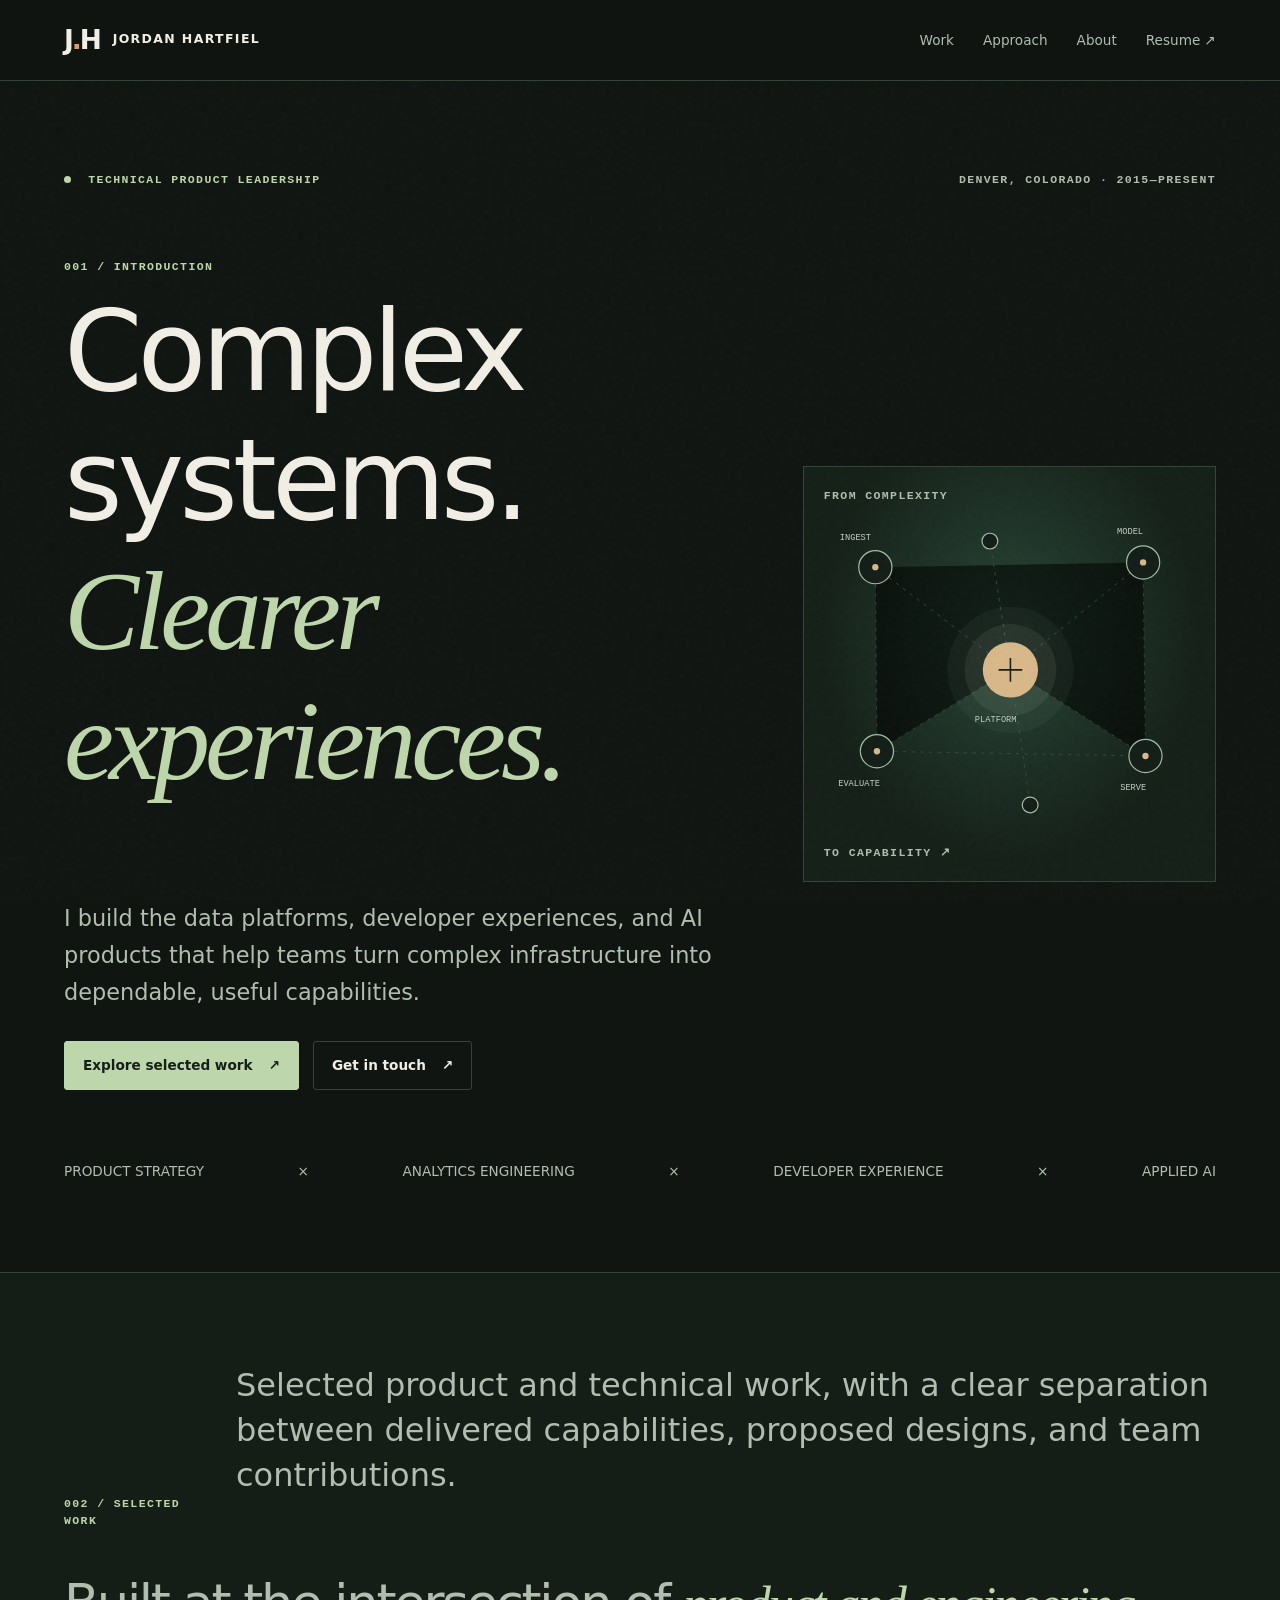
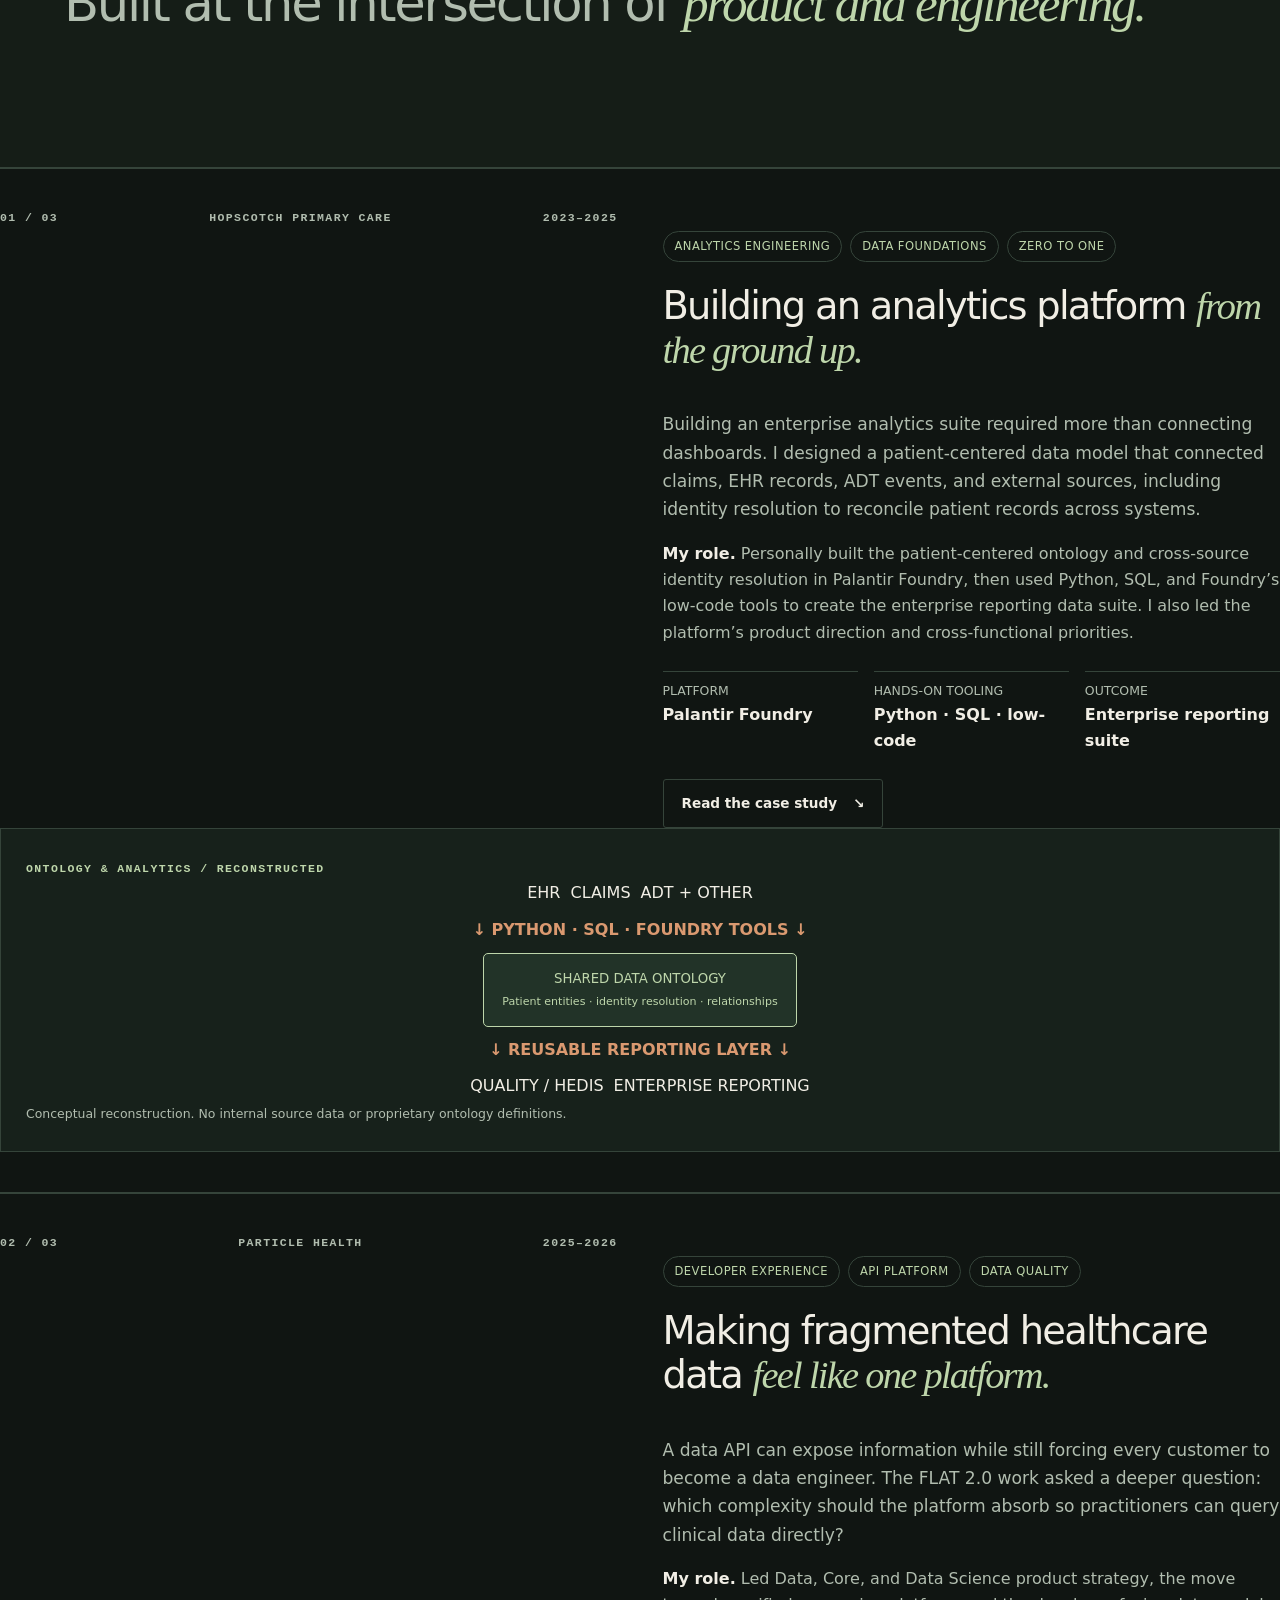
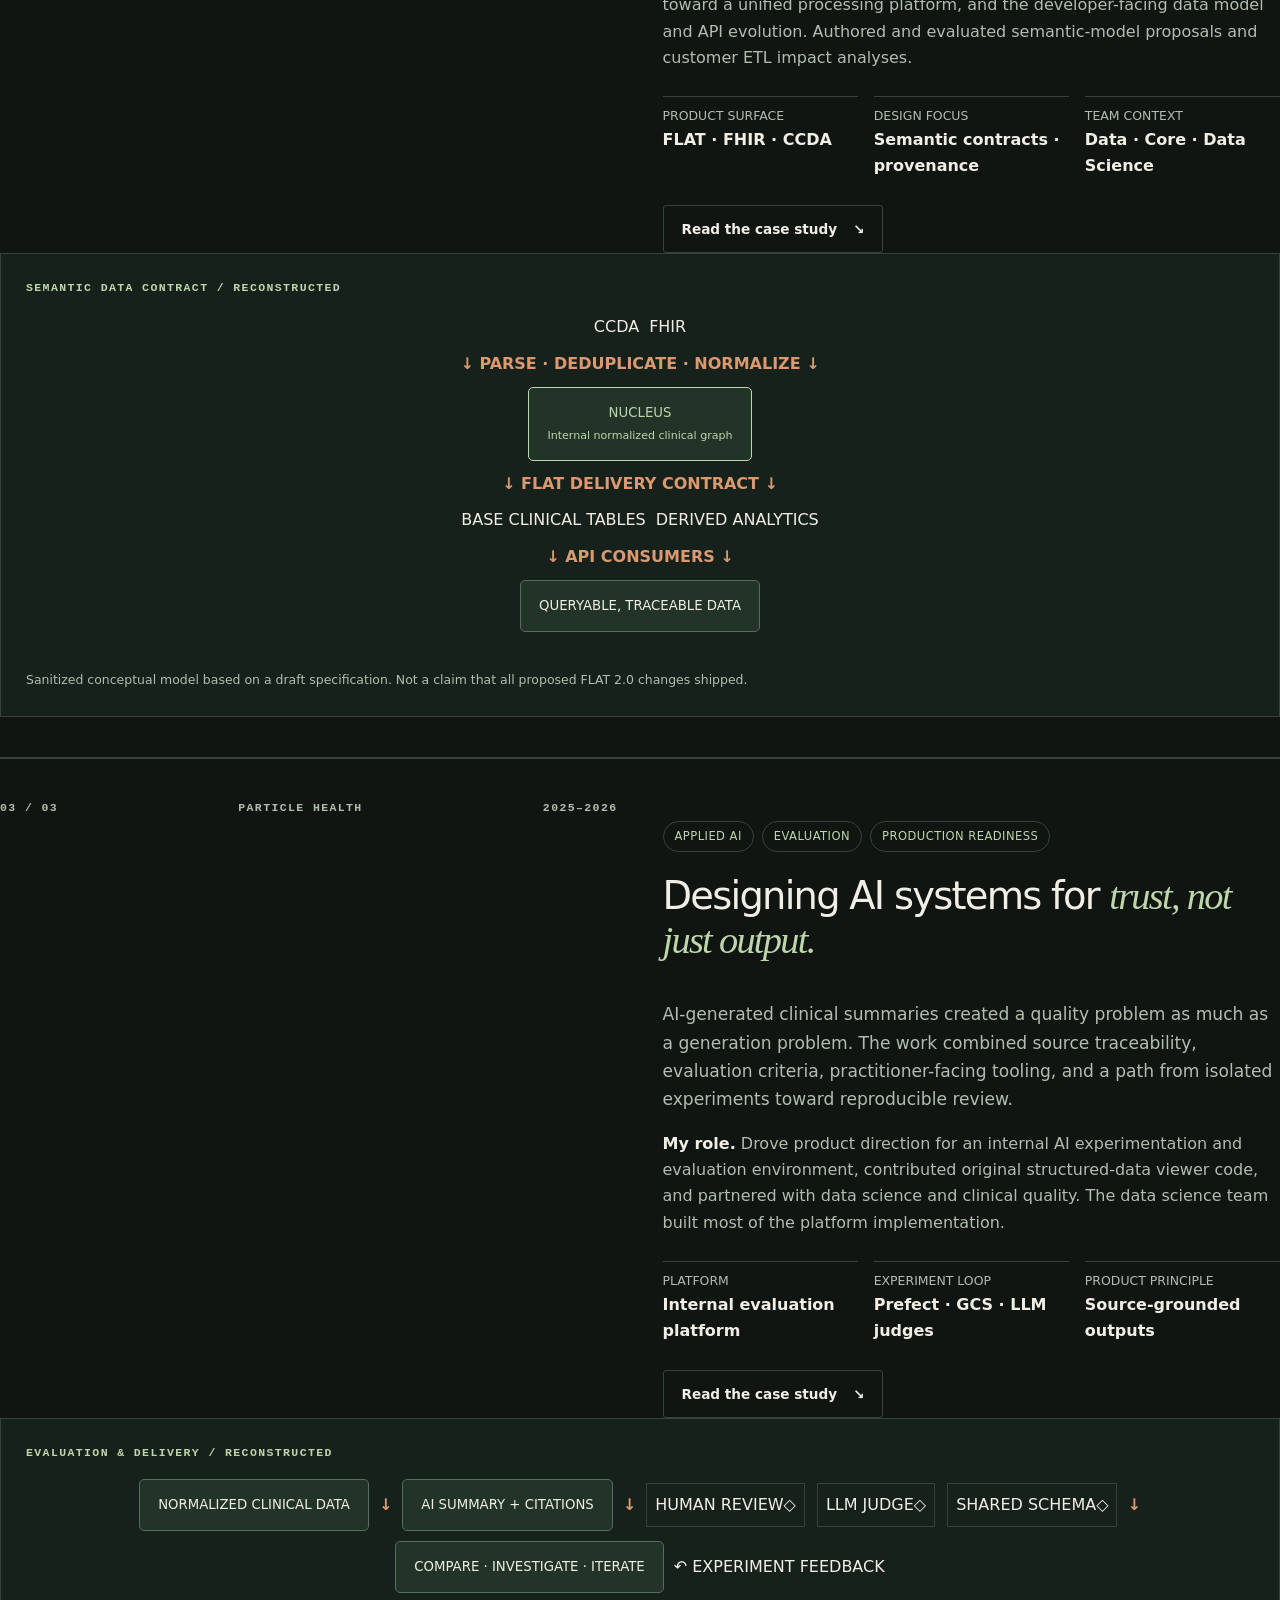
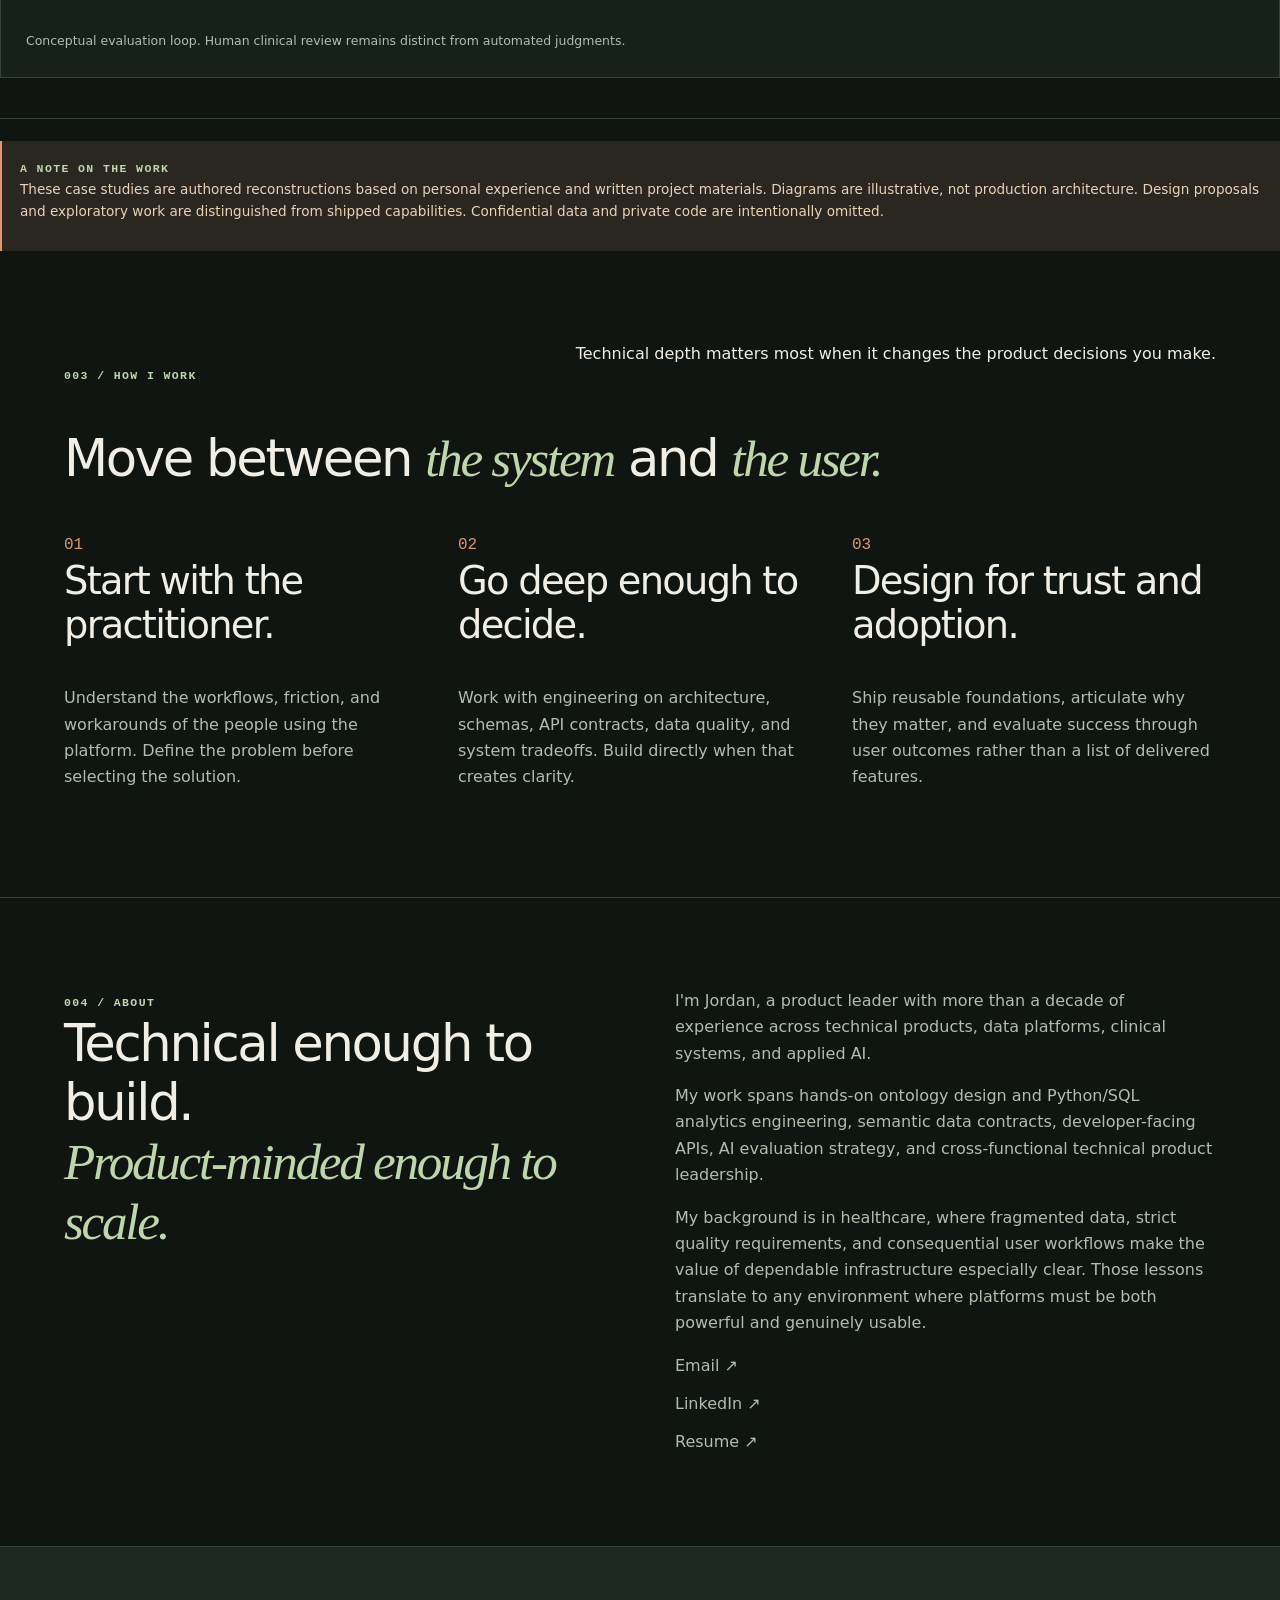
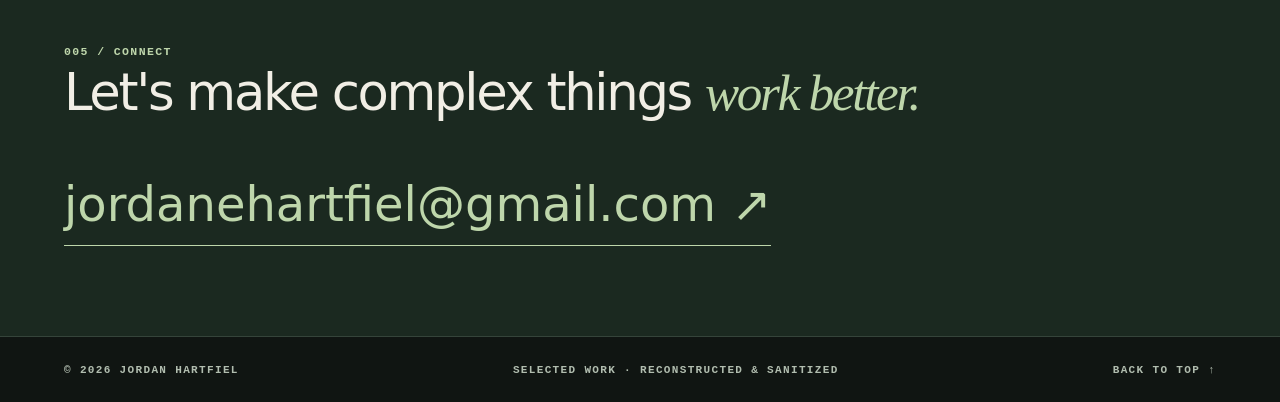
<file: index.html>
<!DOCTYPE html>

<html lang="en">
<head>
<meta charset="utf-8"/>
<meta content="width=device-width, initial-scale=1" name="viewport"/>
<meta content="Jordan Hartfiel: technical product portfolio featuring Palantir Foundry ontology design, semantic data platforms, developer experiences, and AI evaluation." name="description"/>
<meta content="#101512" name="theme-color"/>
<title>Jordan Hartfiel · Data Platforms &amp; Technical Product</title>
<link href="styles.css" rel="stylesheet"/>
</head>
<body>
<div aria-hidden="true" class="grain"></div>
<header class="site-header">
<a aria-label="Jordan Hartfiel, home" class="wordmark" href="#home"><span class="glyph">J<span class="glyph-dot">.</span>H</span><span class="wordmark-name">JORDAN HARTFIEL</span></a>
<nav aria-label="Primary navigation" class="desktop-nav"><a href="#work">Work</a><a href="#approach">Approach</a><a href="#about">About</a><a href="https://www.linkedin.com/in/jordan-hartfiel/" rel="noopener" target="_blank">Resume ↗</a></nav>
<button aria-controls="mobile-nav" aria-expanded="false" aria-label="Toggle navigation" class="mobile-menu-toggle">Menu <span aria-hidden="true">☰</span></button>
<nav aria-label="Mobile navigation" class="mobile-nav" hidden="" id="mobile-nav"><a href="#work">Work</a><a href="#approach">Approach</a><a href="#about">About</a><a href="https://www.linkedin.com/in/jordan-hartfiel/" rel="noopener" target="_blank">Resume ↗</a></nav>
</header>
<main>
<section aria-labelledby="hero-heading" class="hero" id="home">
<div class="hero-top"><span class="eyebrow"><span class="pulse"></span> TECHNICAL PRODUCT LEADERSHIP</span><span class="micro">DENVER, COLORADO · 2015—PRESENT</span></div>
<div class="hero-main"><div class="hero-copy"><p class="section-index">001 / INTRODUCTION</p><h1 id="hero-heading">Complex systems.<br/><em>Clearer experiences.</em></h1><p class="hero-deck">I build the data platforms, developer experiences, and AI products that help teams turn complex infrastructure into dependable, useful capabilities.</p><div class="hero-actions"><a class="button button-primary" href="#work">Explore selected work <span aria-hidden="true">↗</span></a><a class="button button-ghost" href="mailto:jordanehartfiel@gmail.com">Get in touch <span aria-hidden="true">↗</span></a></div></div><div aria-label="Abstract architecture visualization: connected data nodes flow through a central platform into useful outcomes" class="hero-art" role="img"><div class="art-label top">FROM COMPLEXITY</div><svg aria-hidden="true" class="network-svg" viewbox="0 0 470 430"><defs><lineargradient id="linegrad" x1="0" x2="1" y1="0" y2="1"><stop stop-color="#8da896"></stop><stop offset="1" stop-color="#ddaf74"></stop></lineargradient></defs><g opacity=".55" stroke="#566e61" stroke-width="1"><path d="M65 80L236 210L404 74M65 80L67 313L236 210L407 319L404 74M67 313L407 319M236 210L210 47M236 210L261 381" stroke-dasharray="4 7"></path></g><g fill="#141e18" stroke="#a0bda4" stroke-width="1.5"><circle cx="65" cy="80" r="21"></circle><circle cx="404" cy="74" r="21"></circle><circle cx="67" cy="313" r="21"></circle><circle cx="407" cy="319" r="21"></circle><circle cx="210" cy="47" r="10"></circle><circle cx="261" cy="381" r="10"></circle></g><circle cx="236" cy="210" fill="#a7b69c" opacity=".055" r="80"></circle><circle cx="236" cy="210" fill="#a7b69c" opacity=".1" r="58"></circle><circle cx="236" cy="210" fill="#d8b889" r="35"></circle><path d="M221 210h30m-15-15v30" stroke="#172018" stroke-width="2"></path><g fill="#d8b889"><circle cx="65" cy="80" r="4"></circle><circle cx="404" cy="74" r="4"></circle><circle cx="67" cy="313" r="4"></circle><circle cx="407" cy="319" r="4"></circle></g><g fill="#c4d0c4" font-family="monospace" font-size="11"><text x="20" y="45">INGEST</text><text x="371" y="38">MODEL</text><text x="18" y="357">EVALUATE</text><text x="375" y="362">SERVE</text><text x="191" y="276">PLATFORM</text></g></svg><div class="art-label bottom">TO CAPABILITY <span aria-hidden="true">↗</span></div></div></div>
<div class="hero-footer"><span>PRODUCT STRATEGY</span><span class="footer-cross">×</span><span>ANALYTICS ENGINEERING</span><span class="footer-cross">×</span><span>DEVELOPER EXPERIENCE</span><span class="footer-cross">×</span><span>APPLIED AI</span></div>
</section>
<section class="intro strip" id="work"><div class="section-head"><span class="section-index">002 / SELECTED WORK</span><p>Selected product and technical work, with a clear separation between delivered capabilities, proposed designs, and team contributions.</p></div><h2>Built at the intersection of <em>product and engineering.</em></h2></section>
<section aria-labelledby="hopscotch-title" class="project" id="hopscotch"><div class="project-main"><div class="project-meta"><span class="project-number">01 / 03</span><span>HOPSCOTCH PRIMARY CARE</span><span>2023–2025</span></div><div class="project-copy"><div class="tags"><span>ANALYTICS ENGINEERING</span><span>DATA FOUNDATIONS</span><span>ZERO TO ONE</span></div><h3 id="hopscotch-title">Building an analytics platform <em>from the ground up.</em></h3><p class="project-lead">Building an enterprise analytics suite required more than connecting dashboards. I designed a patient-centered data model that connected claims, EHR records, ADT events, and external sources, including identity resolution to reconcile patient records across systems.</p><p><strong>My role.</strong> Personally built the patient-centered ontology and cross-source identity resolution in Palantir Foundry, then used Python, SQL, and Foundry’s low-code tools to create the enterprise reporting data suite. I also led the platform’s product direction and cross-functional priorities.</p><div class="project-facts"><div><span class="fact-title">PLATFORM</span><strong>Palantir Foundry</strong></div><div><span class="fact-title">HANDS-ON TOOLING</span><strong>Python · SQL · low-code</strong></div><div><span class="fact-title">OUTCOME</span><strong>Enterprise reporting suite</strong></div></div><button aria-controls="detail-hopscotch" aria-expanded="false" class="expand-button" type="button">Read the case study <span aria-hidden="true">↘</span></button></div></div><div aria-label="Sanitized conceptual system design based on portfolio documentation" class="visual-panel architecture"><span class="diagram-kicker">ONTOLOGY &amp; ANALYTICS / RECONSTRUCTED</span><div class="diagram-stack"><div class="diagram-row three"><span>EHR</span><span>CLAIMS</span><span>ADT + OTHER</span></div><div class="diagram-join">↓ <span>PYTHON · SQL · FOUNDRY TOOLS</span> ↓</div><div class="diagram-block emphasize">SHARED DATA ONTOLOGY<br/><small>Patient entities · identity resolution · relationships</small></div><div class="diagram-join">↓ <span>REUSABLE REPORTING LAYER</span> ↓</div><div class="diagram-row two"><span>QUALITY / HEDIS</span><span>ENTERPRISE REPORTING</span></div></div><span class="diagram-note">Conceptual reconstruction. No internal source data or proprietary ontology definitions.</span></div><div class="project-detail" hidden="" id="detail-hopscotch"><div class="detail-grid"><div><span class="detail-label">THE PRACTITIONER PROBLEM</span><p>Claims, clinical records, ADT events, and external sources did not inherently share a single patient identity or consistent meaning. The platform needed to resolve records across sources into a coherent, patient-centered model before downstream reporting could be trusted.</p></div><div><span class="detail-label">WHAT I BUILT</span><p>I built the patient-centered ontology and identity-resolution relationships across sources in Palantir Foundry, then used Python, SQL, and its low-code development environment to create an enterprise reporting suite. The work combined data semantics, transformation logic and usable analytics experiences.</p></div><div><span class="detail-label">PRODUCT + TECHNICAL JUDGMENT</span><p>The foundational choice was to reconcile patient identity and establish common entity relationships upstream, rather than reproduce source-specific matching and definitions in isolated dashboards. This made the patient, rather than any single source system, the organizing concept.</p></div><div><span class="detail-label">OUTCOME</span><p>The resulting reporting suite supported enterprise quality and performance reporting. Related work included a HEDIS-based quality engine and risk-adjustment pipeline. The repo includes diagnostic quality and coverage analyses, but no verified before-and-after improvement directly attributable to this reporting suite.</p></div></div><div class="verification">Evidence: details confirmed directly by Jordan and supported by the provided resume. A sanitized ontology example or representative SQL/Python transformation would strengthen this case study.</div></div></section>
<section aria-labelledby="particle-title" class="project" id="particle"><div class="project-main"><div class="project-meta"><span class="project-number">02 / 03</span><span>PARTICLE HEALTH</span><span>2025–2026</span></div><div class="project-copy"><div class="tags"><span>DEVELOPER EXPERIENCE</span><span>API PLATFORM</span><span>DATA QUALITY</span></div><h3 id="particle-title">Making fragmented healthcare data <em>feel like one platform.</em></h3><p class="project-lead">A data API can expose information while still forcing every customer to become a data engineer. The FLAT 2.0 work asked a deeper question: which complexity should the platform absorb so practitioners can query clinical data directly?</p><p><strong>My role.</strong> Led Data, Core, and Data Science product strategy, the move toward a unified processing platform, and the developer-facing data model and API evolution. Authored and evaluated semantic-model proposals and customer ETL impact analyses.</p><div class="project-facts"><div><span class="fact-title">PRODUCT SURFACE</span><strong>FLAT · FHIR · CCDA</strong></div><div><span class="fact-title">DESIGN FOCUS</span><strong>Semantic contracts · provenance</strong></div><div><span class="fact-title">TEAM CONTEXT</span><strong>Data · Core · Data Science</strong></div></div><button aria-controls="detail-particle" aria-expanded="false" class="expand-button" type="button">Read the case study <span aria-hidden="true">↘</span></button></div></div><div aria-label="Sanitized conceptual system design based on portfolio documentation" class="visual-panel api-visual"><span class="diagram-kicker">SEMANTIC DATA CONTRACT / RECONSTRUCTED</span><div class="diagram-stack"><div class="diagram-row two"><span>CCDA</span><span>FHIR</span></div><div class="diagram-join">↓ <span>PARSE · DEDUPLICATE · NORMALIZE</span> ↓</div><div class="diagram-block emphasize">NUCLEUS<br/><small>Internal normalized clinical graph</small></div><div class="diagram-join">↓ <span>FLAT DELIVERY CONTRACT</span> ↓</div><div class="diagram-row two"><span>BASE CLINICAL TABLES</span><span>DERIVED ANALYTICS</span></div><div class="diagram-join">↓ <span>API CONSUMERS</span> ↓</div><div class="diagram-block">QUERYABLE, TRACEABLE DATA</div></div><span class="diagram-note">Sanitized conceptual model based on a draft specification. Not a claim that all proposed FLAT 2.0 changes shipped.</span></div><div class="project-detail" hidden="" id="detail-particle"><div class="detail-grid"><div><span class="detail-label">THE DEVELOPER PROBLEM</span><p>Earlier representations mixed document-level artifacts with clinical events, packed multiple coding systems into concatenated fields, and left customers to perform parsing, mapping and deduplication. That shifted platform complexity downstream.</p></div><div><span class="detail-label">THE PRODUCT PROPOSAL</span><p>A draft FLAT 2.0 model reframed encounters as discrete visits, retained original source codes while introducing explicit enriched terminology fields, standardized missing values, and preserved provenance through source-reference relationships.</p></div><div><span class="detail-label">VALIDATING THE TRADEOFF</span><p>I compared customer ETL steps against the old and proposed delivery models. The analysis identified tasks the platform could eliminate or simplify, including some normalization lookups, while being explicit about the transformation and business logic customers would still need.</p></div><div><span class="detail-label">STATUS &amp; IMPACT</span><p>These are documented design proposals and investigations, not claims that every proposed capability was launched. Separately, I led the Signal product to approximately $2.4M ARR; that revenue is not attributed to the FLAT 2.0 design.</p></div></div><div class="verification">Evidence: semantic-model draft, FLAT migration ETL-impact review, and data quality investigation in jordan-sandbox. Internal findings have been generalized; draft work is explicitly labeled.</div></div></section>
<section aria-labelledby="ai-title" class="project" id="ai"><div class="project-main"><div class="project-meta"><span class="project-number">03 / 03</span><span>PARTICLE HEALTH</span><span>2025–2026</span></div><div class="project-copy"><div class="tags"><span>APPLIED AI</span><span>EVALUATION</span><span>PRODUCTION READINESS</span></div><h3 id="ai-title">Designing AI systems for <em>trust, not just output.</em></h3><p class="project-lead">AI-generated clinical summaries created a quality problem as much as a generation problem. The work combined source traceability, evaluation criteria, practitioner-facing tooling, and a path from isolated experiments toward reproducible review.</p><p><strong>My role.</strong> Drove product direction for an internal AI experimentation and evaluation environment, contributed original structured-data viewer code, and partnered with data science and clinical quality. The data science team built most of the platform implementation.</p><div class="project-facts"><div><span class="fact-title">PLATFORM</span><strong>Internal evaluation platform</strong></div><div><span class="fact-title">EXPERIMENT LOOP</span><strong>Prefect · GCS · LLM judges</strong></div><div><span class="fact-title">PRODUCT PRINCIPLE</span><strong>Source-grounded outputs</strong></div></div><button aria-controls="detail-ai" aria-expanded="false" class="expand-button" type="button">Read the case study <span aria-hidden="true">↘</span></button></div></div><div aria-label="Sanitized conceptual system design based on portfolio documentation" class="visual-panel eval-visual"><span class="diagram-kicker">EVALUATION &amp; DELIVERY / RECONSTRUCTED</span><div class="eval-flow"><div class="eval-rect">NORMALIZED CLINICAL DATA</div><div class="eval-arrow">↓</div><div class="eval-rect accent">AI SUMMARY + CITATIONS</div><div class="eval-arrow">↓</div><div class="eval-metrics"><span>HUMAN REVIEW<b>◇</b></span><span>LLM JUDGE<b>◇</b></span><span>SHARED SCHEMA<b>◇</b></span></div><div class="eval-arrow">↓</div><div class="eval-rect">COMPARE · INVESTIGATE · ITERATE</div><div class="eval-return">↶ EXPERIMENT FEEDBACK</div></div><span class="diagram-note">Conceptual evaluation loop. Human clinical review remains distinct from automated judgments.</span></div><div class="project-detail" hidden="" id="detail-ai"><div class="detail-grid"><div><span class="detail-label">THE QUALITY CHALLENGE</span><p>A plausible summary can still omit important findings or misrepresent its source. The product approach emphasized traceable citations, explicit evaluation dimensions, and clinical reviewers who could inspect underlying records.</p></div><div><span class="detail-label">THE INTERNAL DEVELOPER EXPERIENCE</span><p>The internal platform brought together production and experimental summary reviews. It offered a flat-data viewer, shared human/LLM evaluation records, and experiment workflows with configurable prompts and criteria. The documented runner used Prefect and stored reproducible experiment outputs in GCS.</p></div><div><span class="detail-label">THE EVALUATION METHOD</span><p>The documented methodology starts with expert review of real failures, groups recurring failure modes, and builds focused code checks or LLM judges. Judges must be evaluated against human labels, including disagreements and false passes; automation does not replace clinical judgment.</p></div><div><span class="detail-label">OWNERSHIP &amp; MATURITY</span><p>I contributed early data-viewer code and set product direction. The evaluation platform was predominantly engineered by the data science team. An interactive patient assistant and customer-initiated summary refresh were separately documented as proposals, not represented here as shipped products. This case study does not claim a quantified reduction in review time because a verified baseline and post-launch measurement were not located.</p></div></div><div class="verification">Evidence reviewed privately: AI strategy and evaluation framework notes, Snapshot API documentation, citation-tracing guidance, and draft product requirements. No internal patient samples, screenshots, endpoints or private source code have been published.</div></div></section>
<aside class="portfolio-notice"><span class="section-index">A NOTE ON THE WORK</span><p>These case studies are authored reconstructions based on personal experience and written project materials. Diagrams are illustrative, not production architecture. Design proposals and exploratory work are distinguished from shipped capabilities. Confidential data and private code are intentionally omitted.</p></aside><section class="approach" id="approach"><div class="section-head"><span class="section-index">003 / HOW I WORK</span><p>Technical depth matters most when it changes the product decisions you make.</p></div><h2>Move between <em>the system</em> and <em>the user.</em></h2><div class="principles"><article><span class="principle-n">01</span><h3>Start with the practitioner.</h3><p>Understand the workflows, friction, and workarounds of the people using the platform. Define the problem before selecting the solution.</p></article><article><span class="principle-n">02</span><h3>Go deep enough to decide.</h3><p>Work with engineering on architecture, schemas, API contracts, data quality, and system tradeoffs. Build directly when that creates clarity.</p></article><article><span class="principle-n">03</span><h3>Design for trust and adoption.</h3><p>Ship reusable foundations, articulate why they matter, and evaluate success through user outcomes rather than a list of delivered features.</p></article></div></section>
<section class="about" id="about"><div><span class="section-index">004 / ABOUT</span><h2>Technical enough to build.<br/><em>Product-minded enough to scale.</em></h2></div><div class="about-text"><p>I'm Jordan, a product leader with more than a decade of experience across technical products, data platforms, clinical systems, and applied AI.</p><p>My work spans hands-on ontology design and Python/SQL analytics engineering, semantic data contracts, developer-facing APIs, AI evaluation strategy, and cross-functional technical product leadership.</p><p>My background is in healthcare, where fragmented data, strict quality requirements, and consequential user workflows make the value of dependable infrastructure especially clear. Those lessons translate to any environment where platforms must be both powerful and genuinely usable.</p><div class="about-links"><a href="mailto:jordanehartfiel@gmail.com">Email ↗</a><a href="https://www.linkedin.com/in/jordan-hartfiel" rel="noopener noreferrer" target="_blank">LinkedIn ↗</a><a href="https://www.linkedin.com/in/jordan-hartfiel/" rel="noopener" target="_blank">Resume ↗</a></div></div></section>
<section class="contact"><span class="section-index">005 / CONNECT</span><h2>Let's make complex things <em>work better.</em></h2><a class="contact-link" href="mailto:jordanehartfiel@gmail.com">jordanehartfiel@gmail.com <span>↗</span></a></section>
</main>
<footer class="site-footer"><span>© <span id="year">2026</span> JORDAN HARTFIEL</span><span>SELECTED WORK · RECONSTRUCTED &amp; SANITIZED</span><a href="#home">BACK TO TOP ↑</a></footer>
<script src="script.js"></script>
</body>
</html>
</file>
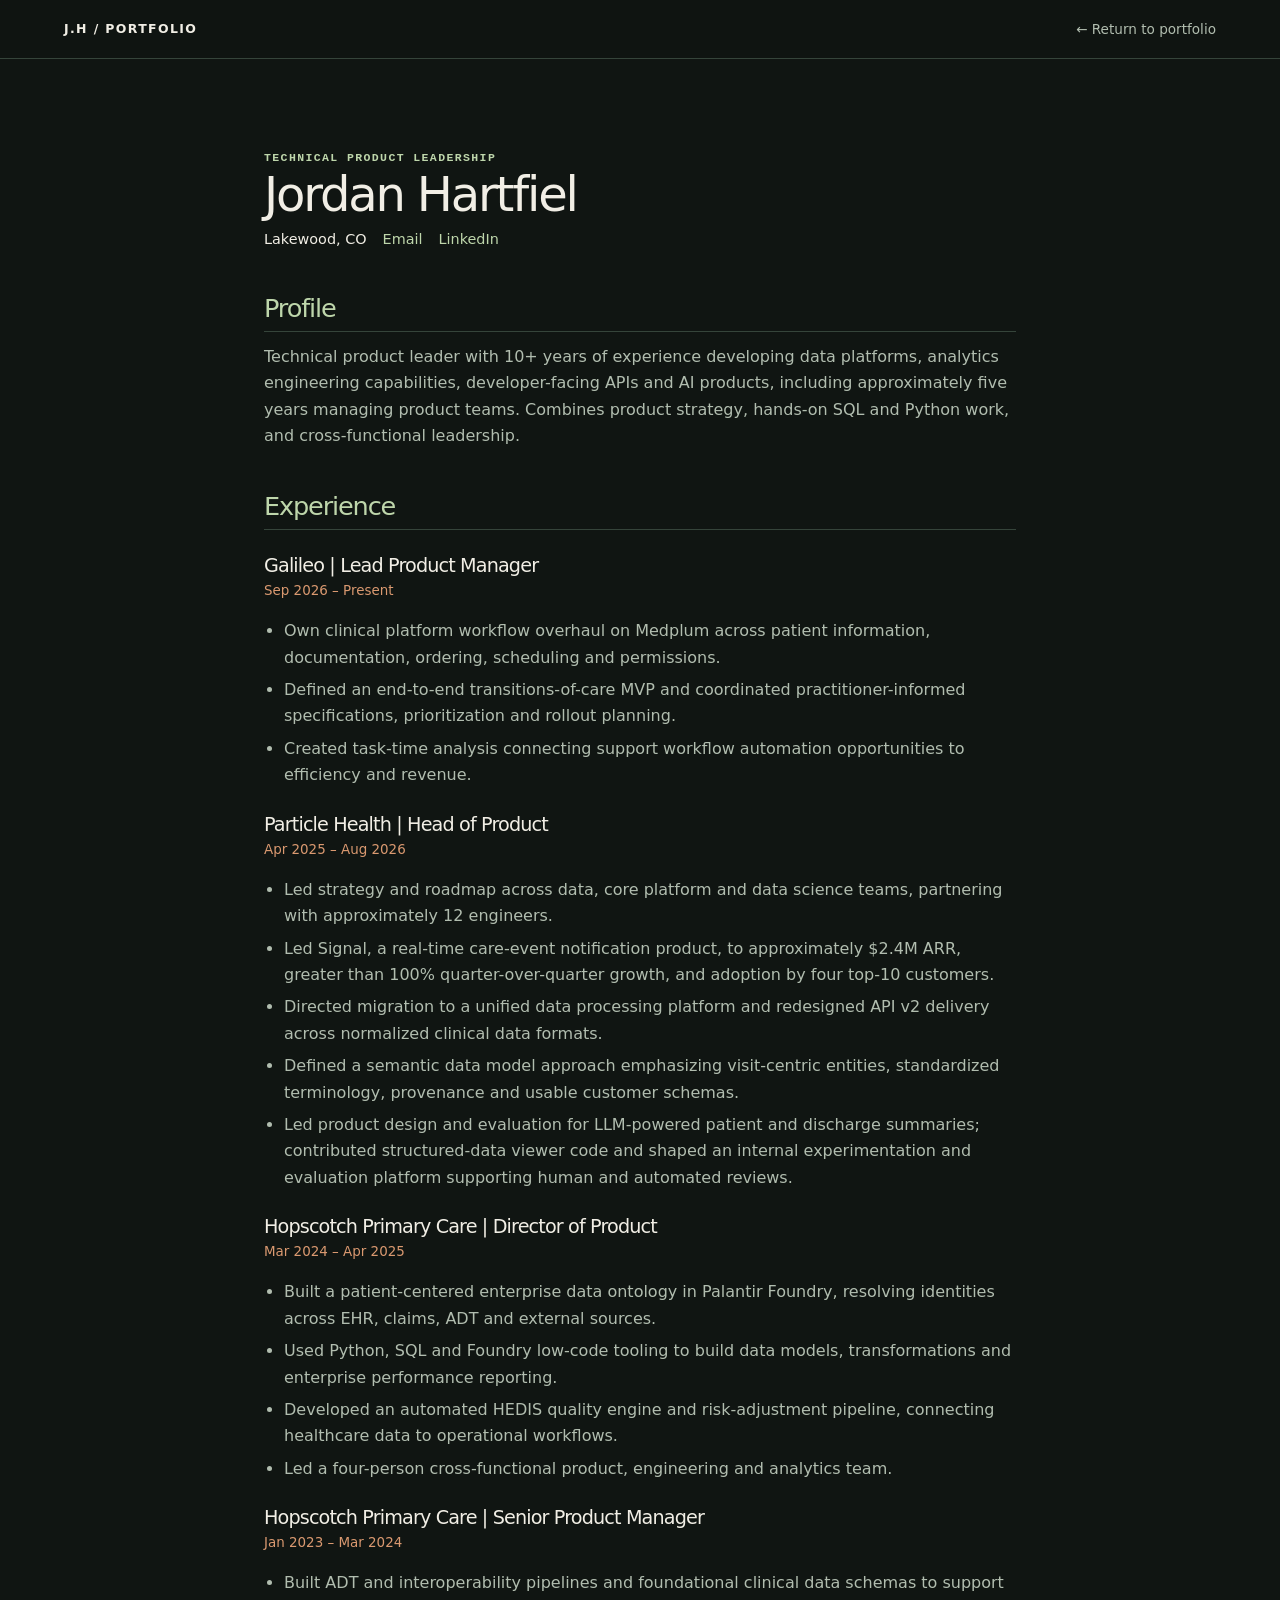
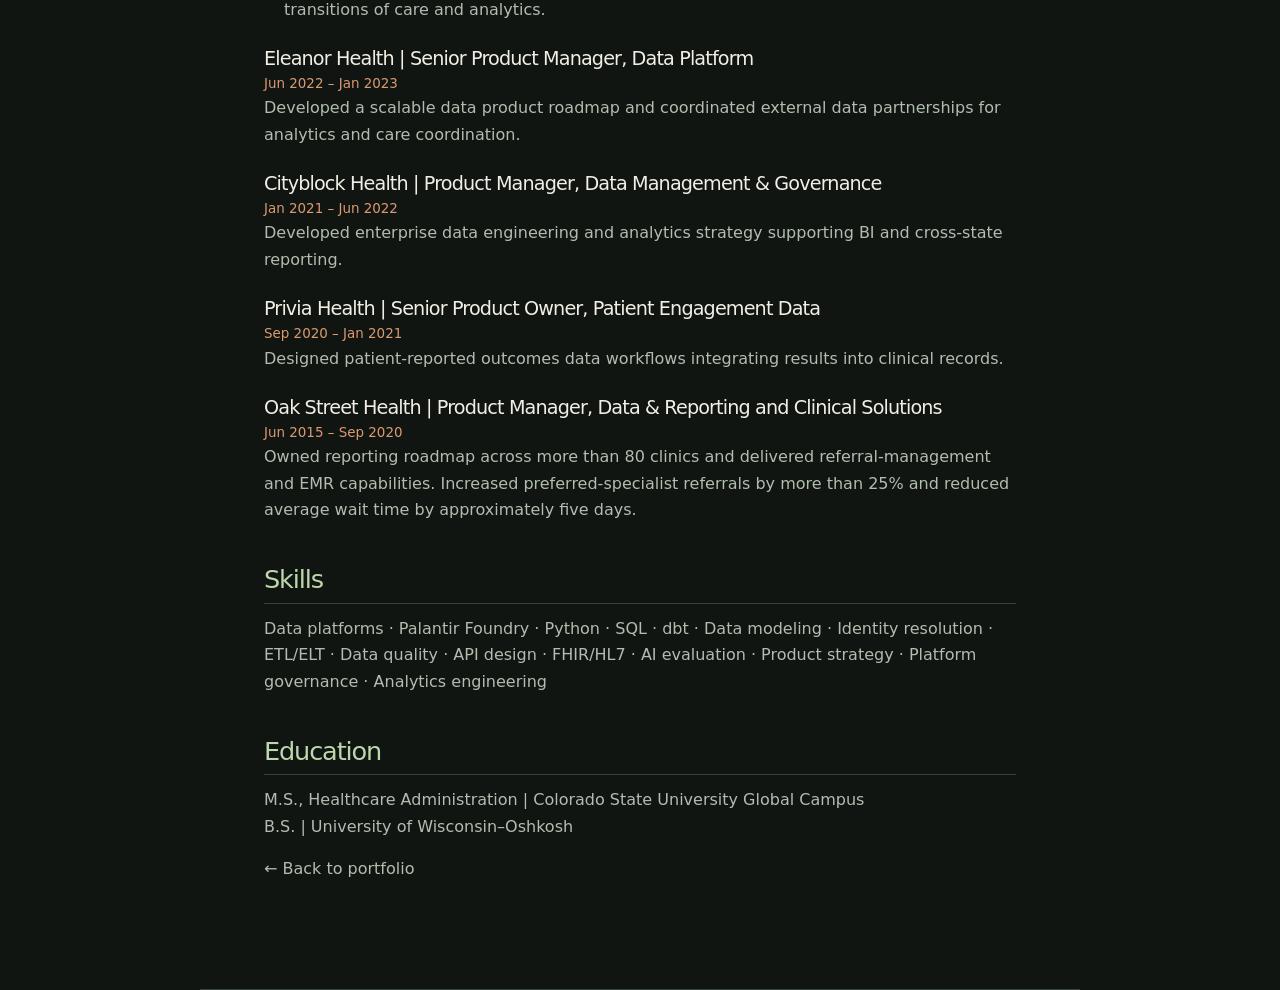
<file: resume.html>
<!doctype html><html lang="en"><head><meta charset="utf-8"><meta name="viewport" content="width=device-width,initial-scale=1"><title>Jordan Hartfiel | Resume</title><link rel="stylesheet" href="styles.css"><style>.resume{max-width:880px;margin:auto}.resume h1{font-size:3rem;margin:0 0 6px}.resume h2{font-size:1.6rem;margin:42px 0 12px;color:var(--green);border-bottom:1px solid var(--line);padding-bottom:8px}.resume h3{font-size:1.2rem;margin:25px 0 3px}.resume p,.resume li{color:var(--muted)}.resume li{margin:6px 0}.role-date{font-size:.84rem;color:var(--rust)}.resume ul{padding-left:20px}.resume .contact-links{display:flex;flex-wrap:wrap;gap:16px;font-size:.9rem}.resume .contact-links a{color:var(--green)}</style></head><body><header class="site-header"><a class="wordmark" href="./">J.H / PORTFOLIO</a><nav class="desktop-nav"><a href="./">← Return to portfolio</a></nav></header><main><section class="resume"><div class="section-index">TECHNICAL PRODUCT LEADERSHIP</div><h1>Jordan Hartfiel</h1><div class="contact-links"><span>Lakewood, CO</span><a href="mailto:jordanehartfiel@gmail.com">Email</a><a href="https://www.linkedin.com/in/jordan-hartfiel">LinkedIn</a></div><h2>Profile</h2><p>Technical product leader with 10+ years of experience developing data platforms, analytics engineering capabilities, developer-facing APIs and AI products, including approximately five years managing product teams. Combines product strategy, hands-on SQL and Python work, and cross-functional leadership.</p><h2>Experience</h2><h3>Galileo | Lead Product Manager</h3><div class="role-date">Sep 2026 – Present</div><ul><li>Own clinical platform workflow overhaul on Medplum across patient information, documentation, ordering, scheduling and permissions.</li><li>Defined an end-to-end transitions-of-care MVP and coordinated practitioner-informed specifications, prioritization and rollout planning.</li><li>Created task-time analysis connecting support workflow automation opportunities to efficiency and revenue.</li></ul><h3>Particle Health | Head of Product</h3><div class="role-date">Apr 2025 – Aug 2026</div><ul><li>Led strategy and roadmap across data, core platform and data science teams, partnering with approximately 12 engineers.</li><li>Led Signal, a real-time care-event notification product, to approximately $2.4M ARR, greater than 100% quarter-over-quarter growth, and adoption by four top-10 customers.</li><li>Directed migration to a unified data processing platform and redesigned API v2 delivery across normalized clinical data formats.</li><li>Defined a semantic data model approach emphasizing visit-centric entities, standardized terminology, provenance and usable customer schemas.</li><li>Led product design and evaluation for LLM-powered patient and discharge summaries; contributed structured-data viewer code and shaped an internal experimentation and evaluation platform supporting human and automated reviews.</li></ul><h3>Hopscotch Primary Care | Director of Product</h3><div class="role-date">Mar 2024 – Apr 2025</div><ul><li>Built a patient-centered enterprise data ontology in Palantir Foundry, resolving identities across EHR, claims, ADT and external sources.</li><li>Used Python, SQL and Foundry low-code tooling to build data models, transformations and enterprise performance reporting.</li><li>Developed an automated HEDIS quality engine and risk-adjustment pipeline, connecting healthcare data to operational workflows.</li><li>Led a four-person cross-functional product, engineering and analytics team.</li></ul><h3>Hopscotch Primary Care | Senior Product Manager</h3><div class="role-date">Jan 2023 – Mar 2024</div><ul><li>Built ADT and interoperability pipelines and foundational clinical data schemas to support transitions of care and analytics.</li></ul><h3>Eleanor Health | Senior Product Manager, Data Platform</h3><div class="role-date">Jun 2022 – Jan 2023</div><p>Developed a scalable data product roadmap and coordinated external data partnerships for analytics and care coordination.</p><h3>Cityblock Health | Product Manager, Data Management & Governance</h3><div class="role-date">Jan 2021 – Jun 2022</div><p>Developed enterprise data engineering and analytics strategy supporting BI and cross-state reporting.</p><h3>Privia Health | Senior Product Owner, Patient Engagement Data</h3><div class="role-date">Sep 2020 – Jan 2021</div><p>Designed patient-reported outcomes data workflows integrating results into clinical records.</p><h3>Oak Street Health | Product Manager, Data & Reporting and Clinical Solutions</h3><div class="role-date">Jun 2015 – Sep 2020</div><p>Owned reporting roadmap across more than 80 clinics and delivered referral-management and EMR capabilities. Increased preferred-specialist referrals by more than 25% and reduced average wait time by approximately five days.</p><h2>Skills</h2><p>Data platforms · Palantir Foundry · Python · SQL · dbt · Data modeling · Identity resolution · ETL/ELT · Data quality · API design · FHIR/HL7 · AI evaluation · Product strategy · Platform governance · Analytics engineering</p><h2>Education</h2><p>M.S., Healthcare Administration | Colorado State University Global Campus<br>B.S. | University of Wisconsin–Oshkosh</p><p><a href="./">← Back to portfolio</a></p></section></main></body></html>
</file>
<file: styles.css>
:root{color-scheme:dark;--bg:#101512;--panel:#17211b;--panel2:#1e2b23;--line:#35443a;--ink:#f1eee5;--muted:#b1bdaf;--green:#bed6ab;--rust:#da9970}*{box-sizing:border-box}html{scroll-behavior:smooth}body{margin:0;background:var(--bg);color:var(--ink);font:16px/1.65 Inter,ui-sans-serif,system-ui,-apple-system,"Segoe UI",sans-serif}a{color:inherit;text-decoration:none}a:hover{color:var(--green)}button{font:inherit;cursor:pointer}h1,h2,h3,p{margin-top:0}h1,h2,h3{line-height:1.15;letter-spacing:-.045em}h1{font-size:clamp(3.4rem,8.8vw,8rem);font-weight:500}h2{font-size:clamp(2.1rem,4vw,4rem);font-weight:500}h3{font-size:clamp(1.6rem,3vw,2.5rem);font-weight:500}em{color:var(--green);font-family:Georgia,serif;font-weight:400}strong{color:var(--ink)}.site-header{position:sticky;top:0;z-index:10;display:flex;justify-content:space-between;align-items:center;gap:20px;padding:18px max(5vw,20px);background:#101512ed;border-bottom:1px solid var(--line);backdrop-filter:blur(14px)}.wordmark{display:flex;gap:13px;align-items:center;font-weight:700;letter-spacing:.11em;font-size:.78rem}.glyph{font-size:1.65rem;letter-spacing:-.08em}.glyph-dot{color:var(--rust)}.desktop-nav{display:flex;gap:29px;font-size:.85rem;color:var(--muted)}.mobile-menu-toggle{display:none}.mobile-nav{position:absolute;top:100%;left:0;right:0;background:var(--panel);padding:20px;box-shadow:0 15px 30px #0009}.mobile-nav:not([hidden]){display:grid;gap:15px}.mobile-nav[hidden],[hidden]{display:none!important}main>section{padding:90px max(5vw,20px);border-bottom:1px solid var(--line)}.hero{min-height:82vh;display:flex;flex-direction:column;justify-content:space-between}.hero-top,.hero-footer,.section-head,.project-meta,.site-footer{display:flex;justify-content:space-between;gap:24px;align-items:center}.eyebrow,.micro,.section-index,.diagram-kicker,.detail-label,.project-number,.project-meta,.site-footer,.art-label{font:600 .72rem/1.5 ui-monospace,SFMono-Regular,Menlo,monospace;letter-spacing:.12em;text-transform:uppercase;color:var(--muted)}.eyebrow,.section-index,.diagram-kicker{color:var(--green)}.pulse{display:inline-block;width:7px;height:7px;border-radius:50%;background:var(--green);margin-right:9px}.hero-main{display:grid;grid-template-columns:minmax(0,1.25fr) minmax(250px,.75fr);gap:50px;align-items:center;padding:70px 0}.hero-deck{font-size:clamp(1.1rem,2vw,1.4rem);max-width:650px;color:var(--muted)}.hero-actions{display:flex;gap:14px;flex-wrap:wrap;margin-top:30px}.button,.expand-button{display:inline-flex;align-items:center;gap:16px;border:1px solid var(--line);border-radius:3px;padding:12px 18px;background:transparent;color:var(--ink);font-weight:600;font-size:.85rem}.button-primary{background:var(--green);color:#162018;border-color:var(--green)}.button-primary:hover{color:#162018;background:#d8e6c9}.button-ghost:hover,.expand-button:hover{border-color:var(--green)}.hero-art{min-height:260px;border:1px solid var(--line);background:radial-gradient(ellipse at 50% 40%,#284536,#152018 65%);padding:20px;display:flex;flex-direction:column;justify-content:space-between;overflow:hidden}.hero-art svg{display:block;width:100%;height:auto;max-height:360px}.hero-footer,.strip{font-size:.85rem;color:var(--muted)}.intro{background:#151d17}.intro p{max-width:980px;font-size:clamp(1.35rem,2.5vw,2.3rem);line-height:1.4}.section-head{align-items:end;margin-bottom:45px}.project{border-top:1px solid var(--line);padding:40px 0}.project-main{display:grid;grid-template-columns:1fr 1fr;gap:45px;align-items:start}.project-copy{min-width:0}.project-copy>p,.project-lead,.about-text{color:var(--muted)}.project-meta{margin-bottom:24px}.project-lead{font-size:1.07rem}.tags{display:flex;gap:8px;flex-wrap:wrap;margin:22px 0}.tags span{font-size:.72rem;letter-spacing:.04em;border:1px solid var(--line);border-radius:30px;padding:5px 11px;color:var(--green)}.project-facts{display:grid;grid-template-columns:repeat(3,minmax(0,1fr));gap:16px;margin:25px 0}.project-facts>div{border-top:1px solid var(--line);padding-top:9px}.fact-title{display:block;color:var(--muted);font-size:.78rem}.visual-panel{background:var(--panel);border:1px solid var(--line);padding:25px;min-height:230px;overflow:auto}.diagram-row,.diagram-stack,.eval-flow{display:flex;align-items:center;justify-content:center;flex-wrap:wrap;gap:10px}.diagram-stack{flex-direction:column}.diagram-block,.eval-rect{border:1px solid #576d5d;background:#223328;color:var(--ink);padding:14px 18px;border-radius:5px;text-align:center;font-size:.83rem;min-width:90px}.diagram-block.emphasize{border-color:var(--green);color:var(--green)}.diagram-join,.eval-arrow{color:var(--rust);font-weight:700}.diagram-note{font-size:.78rem;color:var(--muted);margin:20px 0 0}.api-visual,.eval-visual{display:grid;gap:18px}.eval-metrics{display:flex;flex-wrap:wrap;gap:12px}.eval-metrics>*{border:1px solid var(--line);padding:8px}.project-detail{margin-top:24px;padding:26px;background:#18221c;border:1px solid var(--line)}.detail-grid{display:grid;grid-template-columns:repeat(2,minmax(0,1fr));gap:30px}.detail-grid p,.detail-grid li{color:var(--muted)}.verification,.portfolio-notice{border-left:2px solid var(--rust);padding:15px 18px;margin-top:22px;background:#29271f;color:#e9d3b8;font-size:.85rem}.principles{display:grid;grid-template-columns:repeat(3,minmax(0,1fr));gap:30px}.principles>div{border-top:1px solid var(--line);padding-top:20px}.principle-n{font-family:ui-monospace,monospace;color:var(--rust)}.principles p{color:var(--muted)}.about{display:grid;grid-template-columns:1fr 1fr;gap:70px}.about-links{display:flex;flex-direction:column;gap:12px}.contact{background:#1b2920}.contact-link{display:inline-block;font-size:clamp(1.3rem,4vw,3rem);color:var(--green);border-bottom:1px solid currentColor;overflow-wrap:anywhere}.site-footer{padding:25px max(5vw,20px);font-size:.69rem}.grain{pointer-events:none;position:fixed;inset:0;opacity:.035;background-image:url("data:image/svg+xml,%3Csvg viewBox='0 0 180 180' xmlns='http://www.w3.org/2000/svg'%3E%3Cfilter id='n'%3E%3CfeTurbulence type='fractalNoise' baseFrequency='.88' numOctaves='3' stitchTiles='stitch'/%3E%3C/filter%3E%3Crect width='100%25' height='100%25' filter='url(%23n)' opacity='.65'/%3E%3C/svg%3E")}@media(max-width:850px){.desktop-nav{display:none}.mobile-menu-toggle{display:block;border:1px solid var(--line);background:transparent;color:var(--ink);padding:8px 12px}.hero-main,.project-main,.about{grid-template-columns:1fr}.hero-art{max-height:310px}.principles{grid-template-columns:1fr}.detail-grid{grid-template-columns:1fr}.section-head{align-items:start;flex-direction:column}main>section{padding:60px 22px}.site-header{padding:15px 22px}.site-footer{flex-wrap:wrap}.micro{display:none}}@media(max-width:480px){.project-facts{grid-template-columns:1fr}.hero-main{padding:40px 0}.hero{min-height:0}.hero-top{flex-wrap:wrap}.button{width:100%;justify-content:space-between}}
</file>
